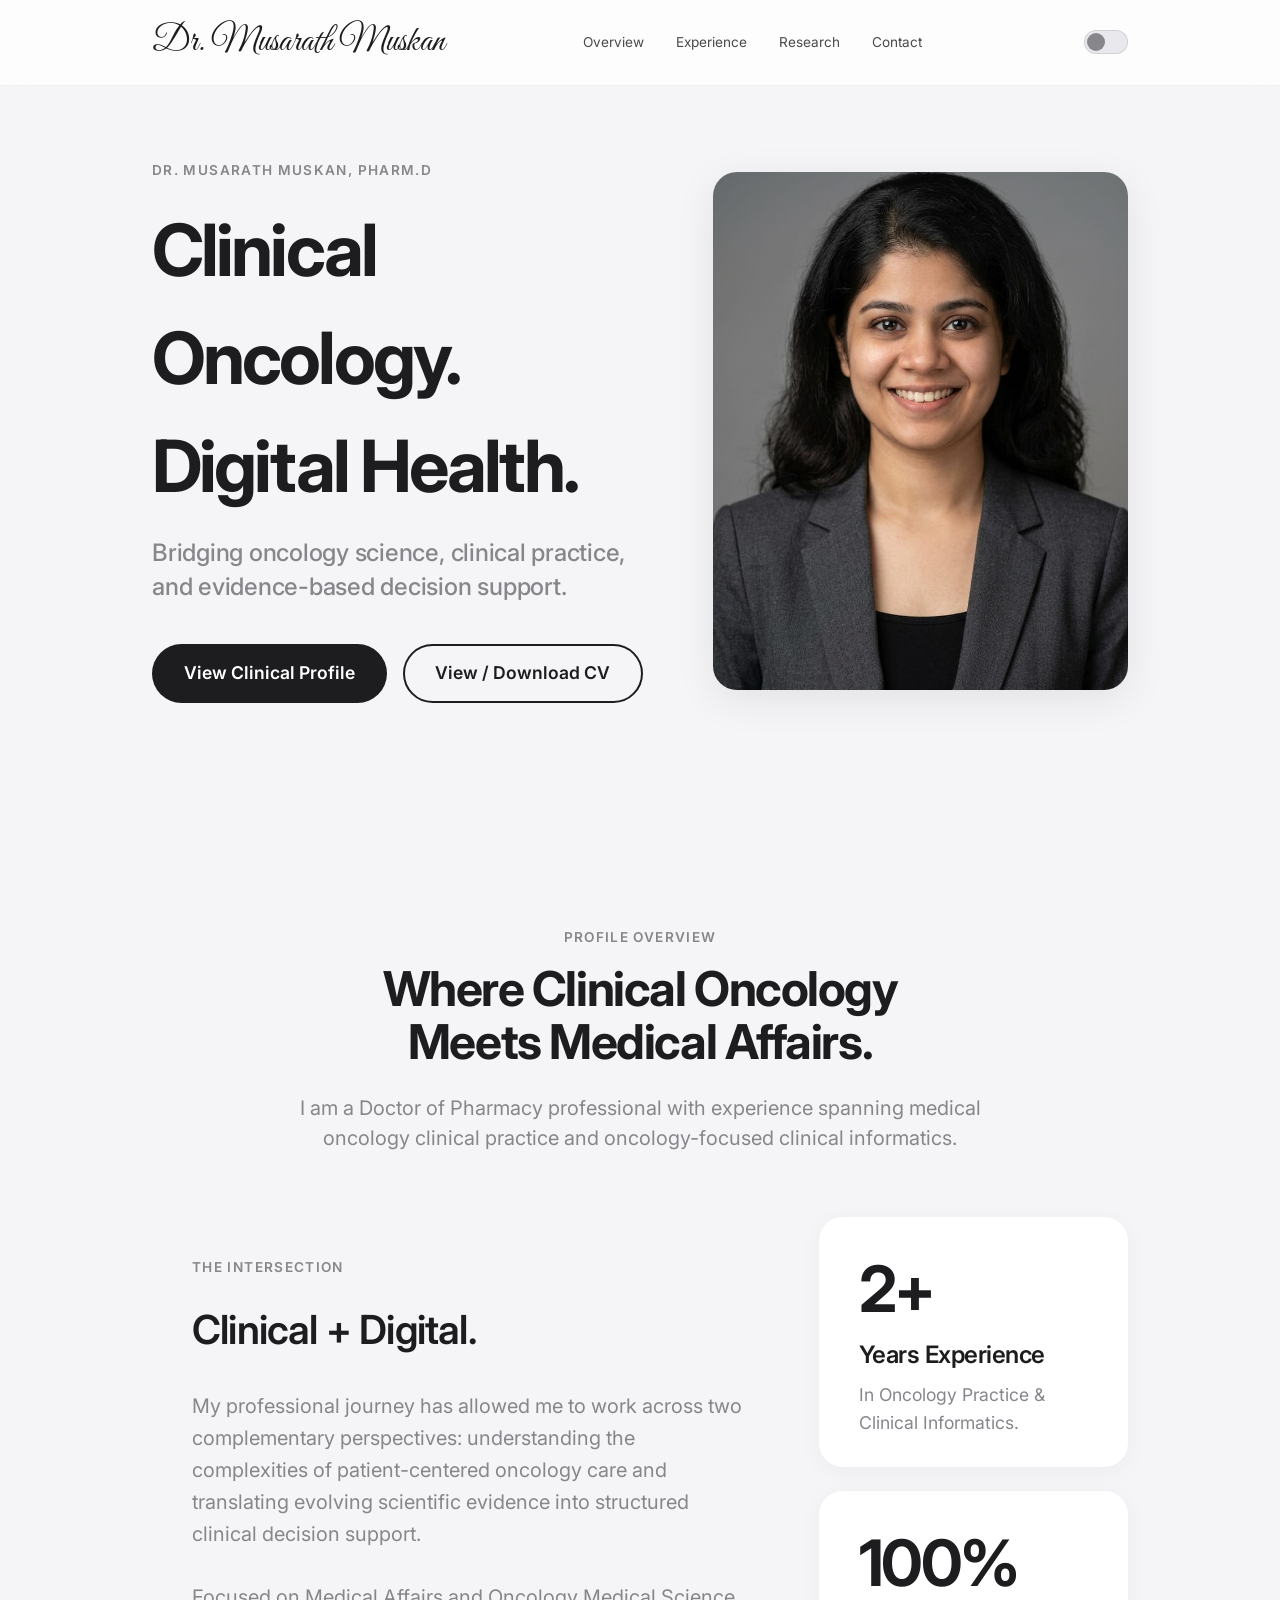
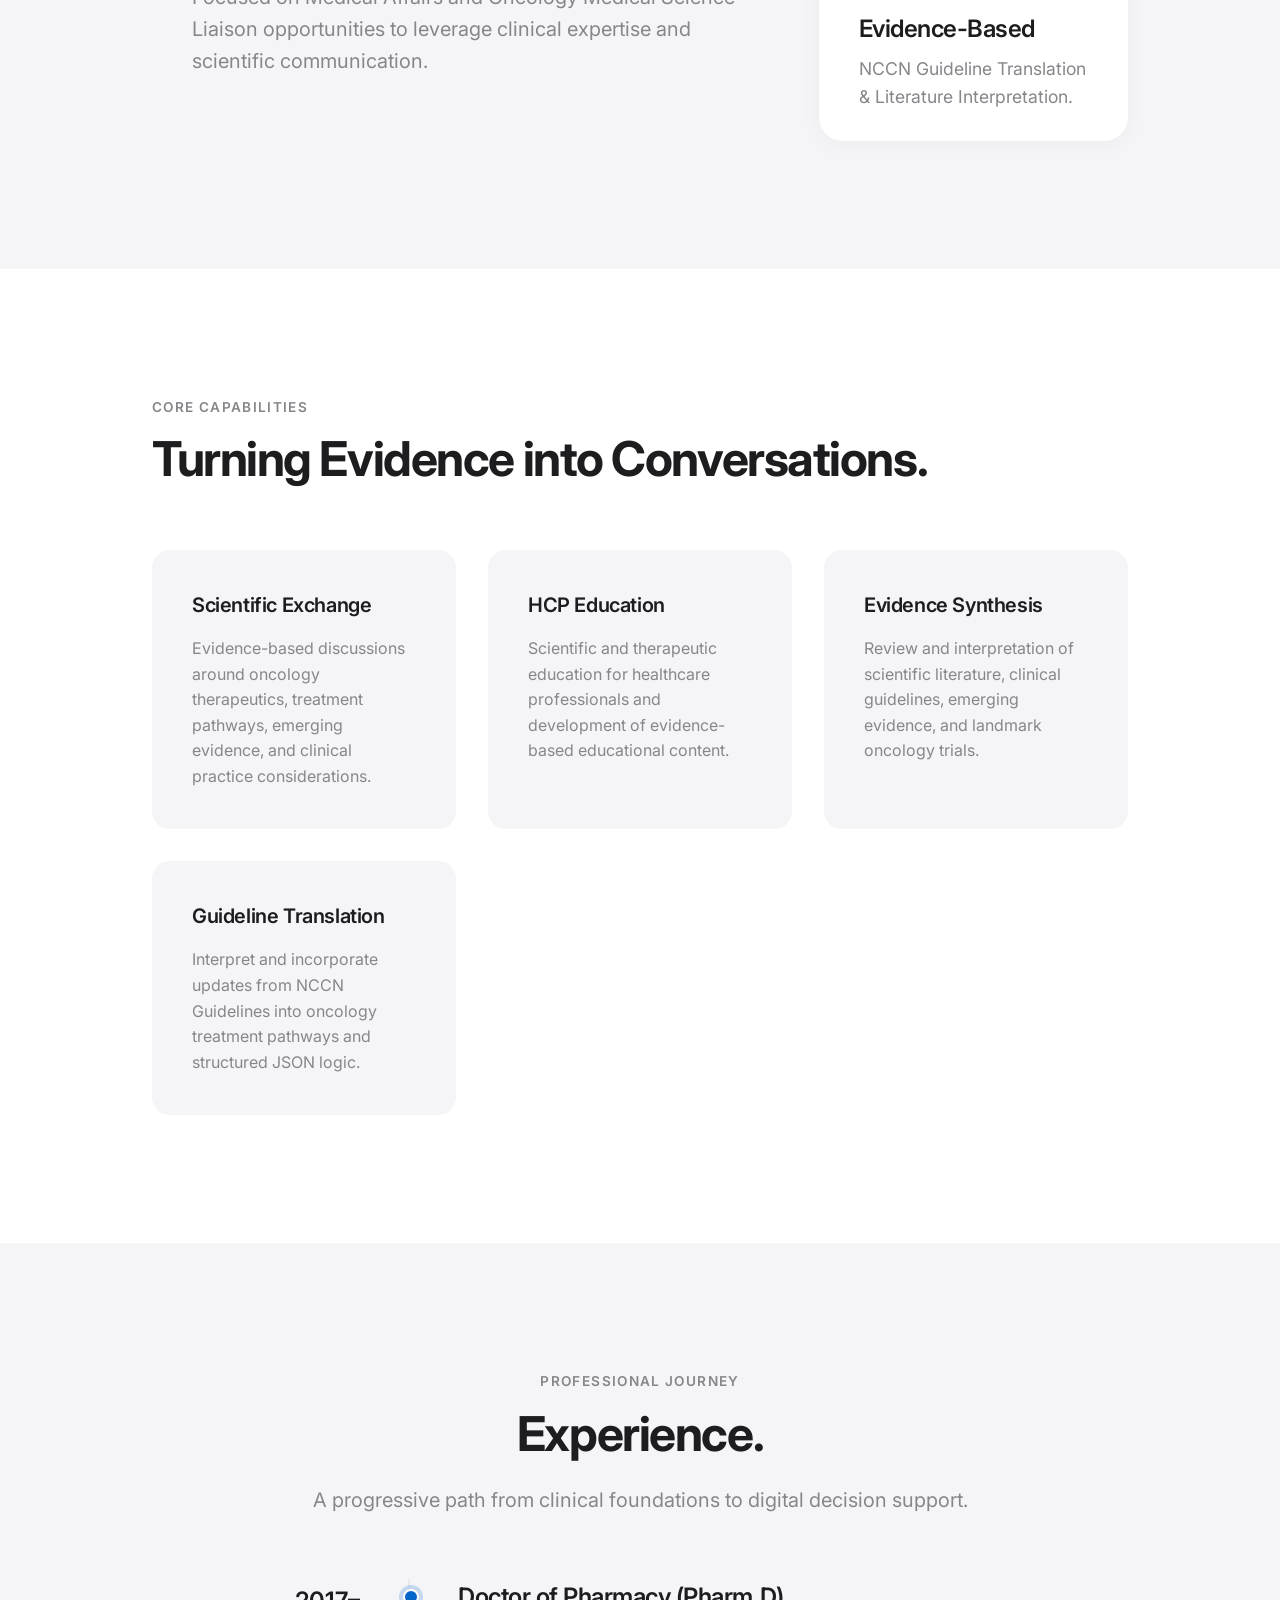
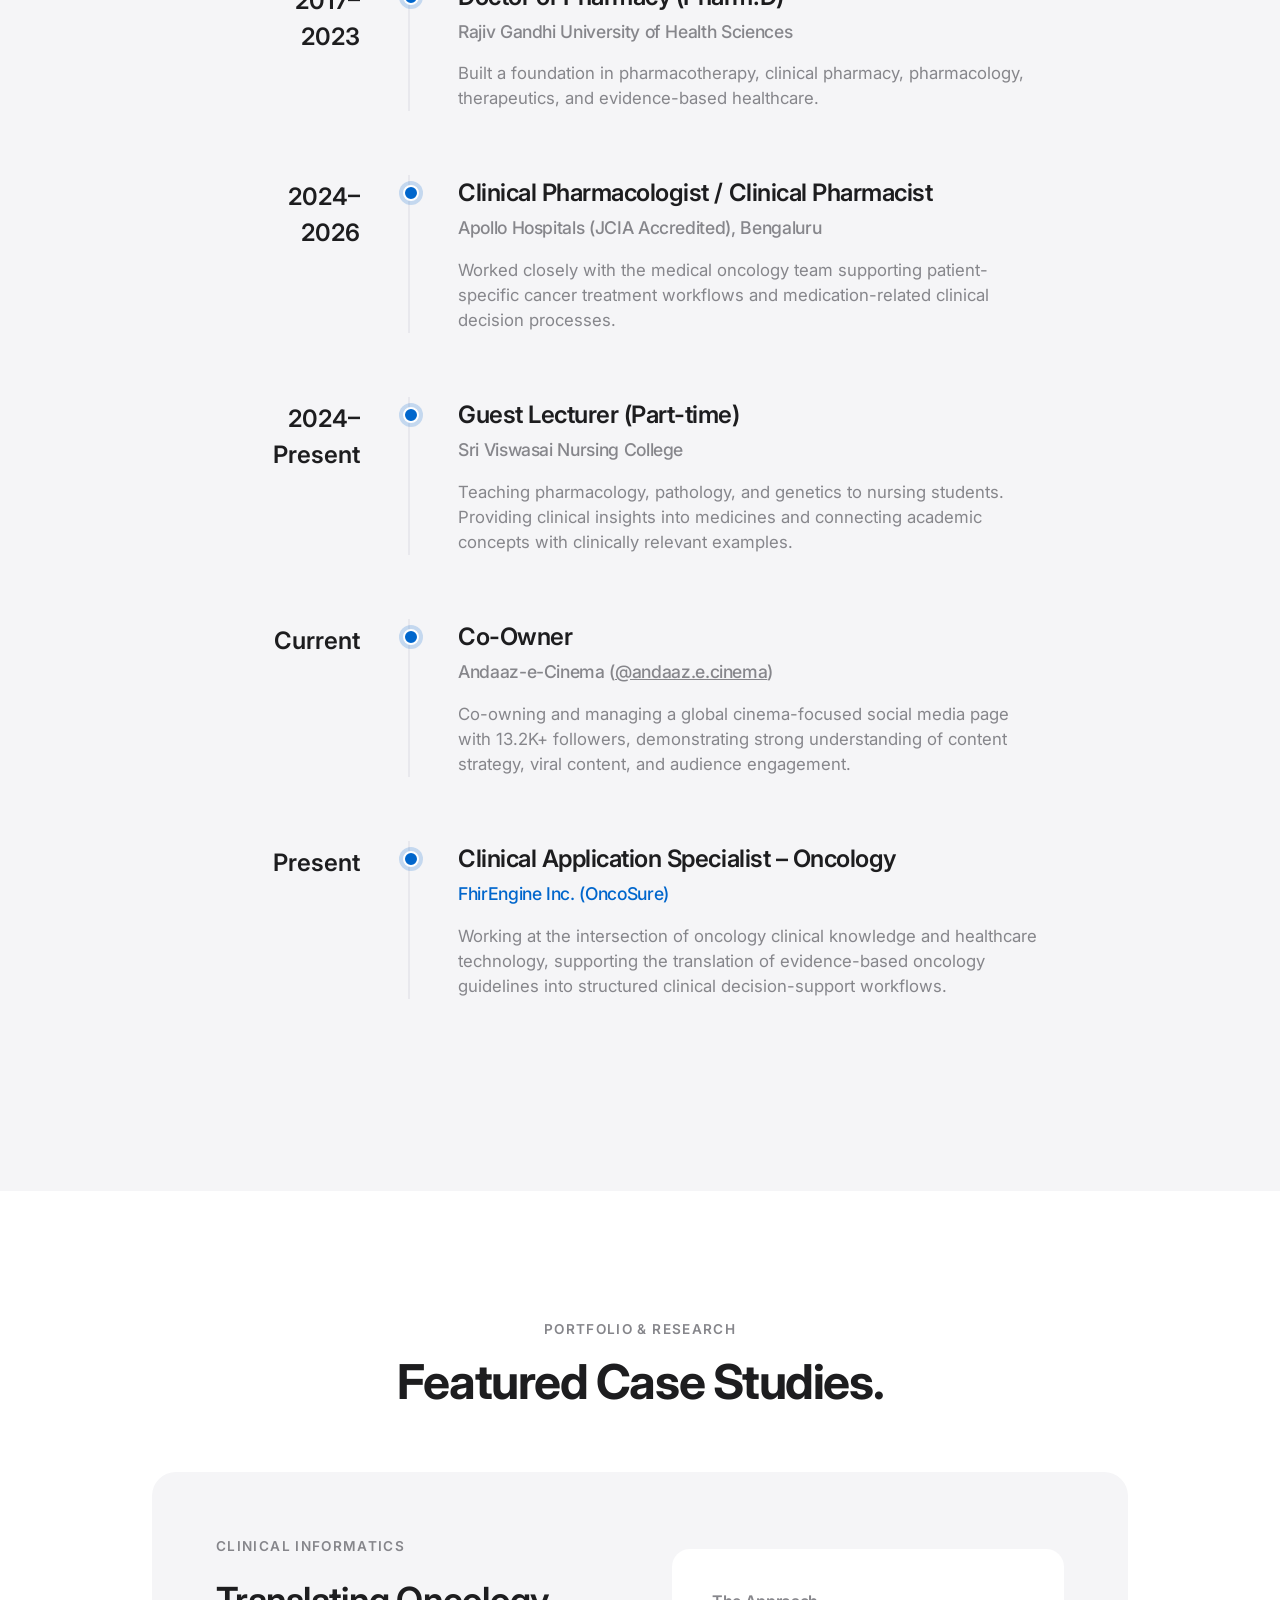
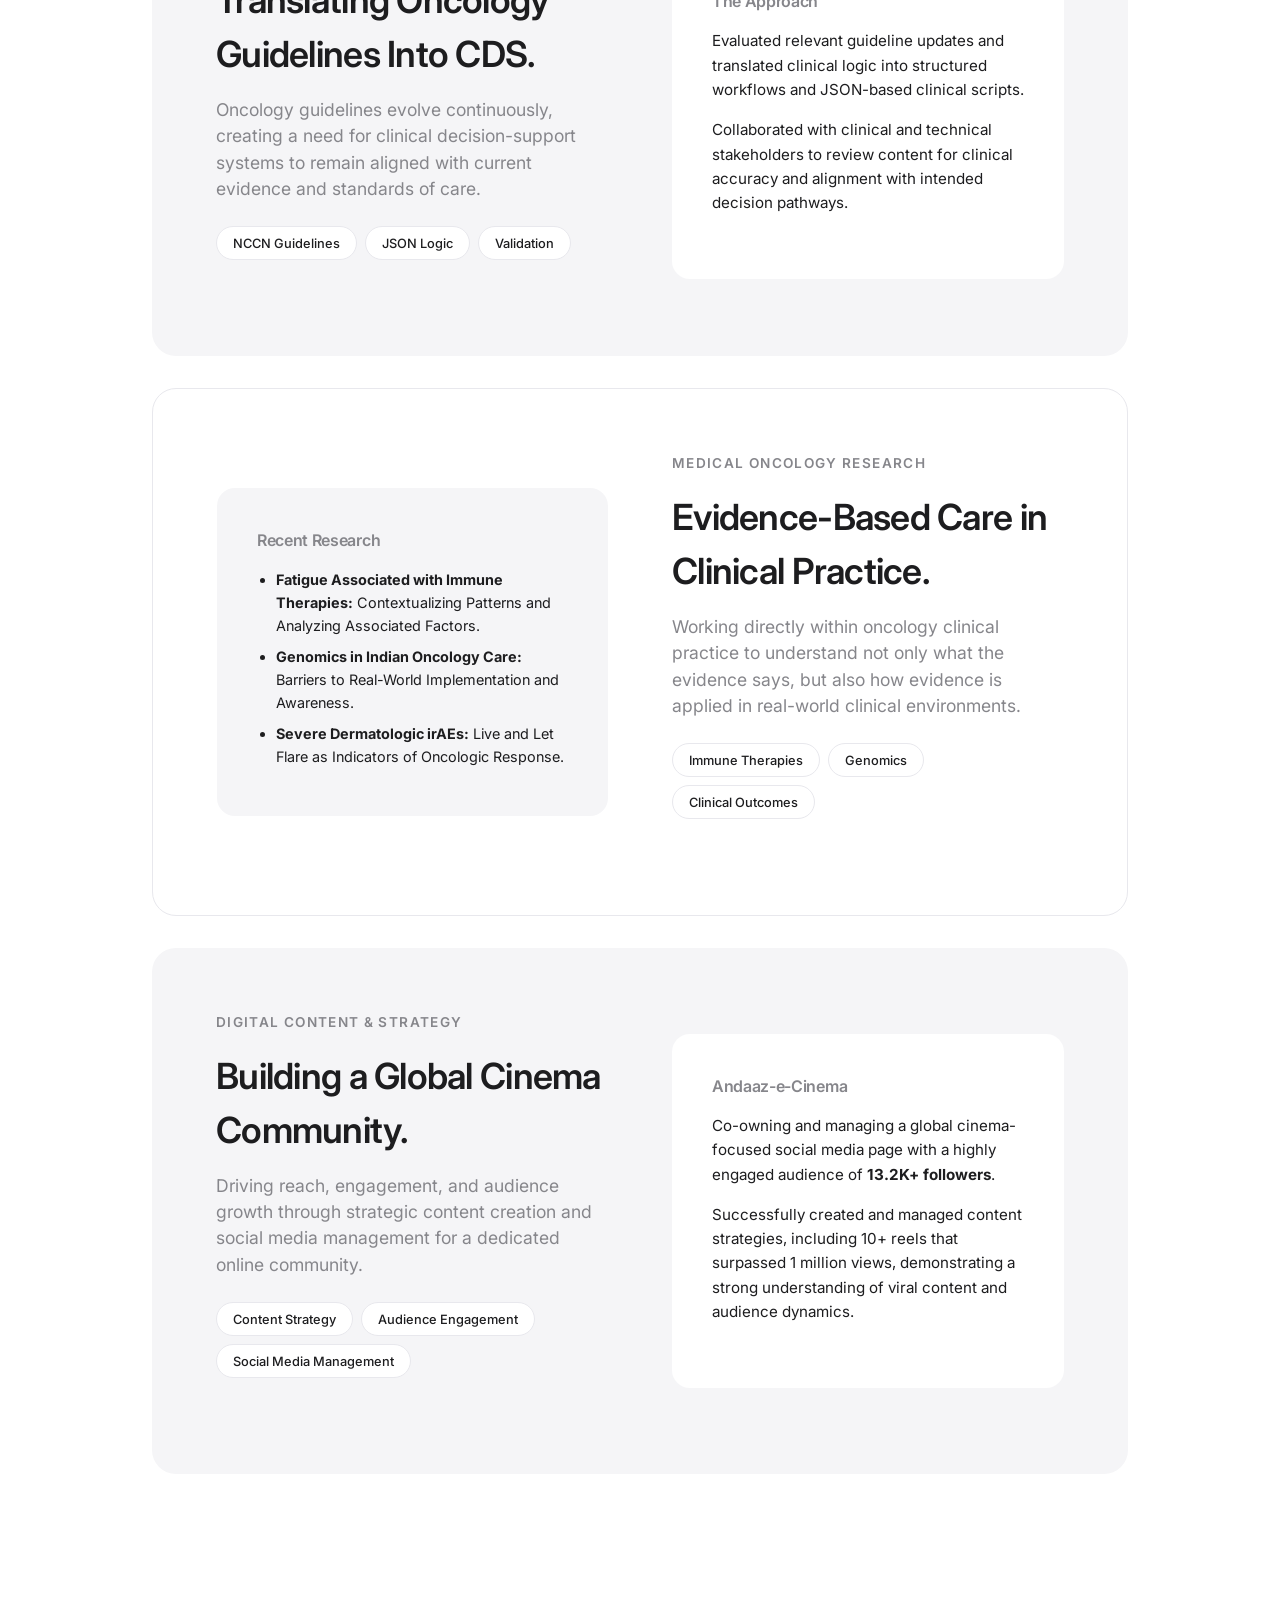
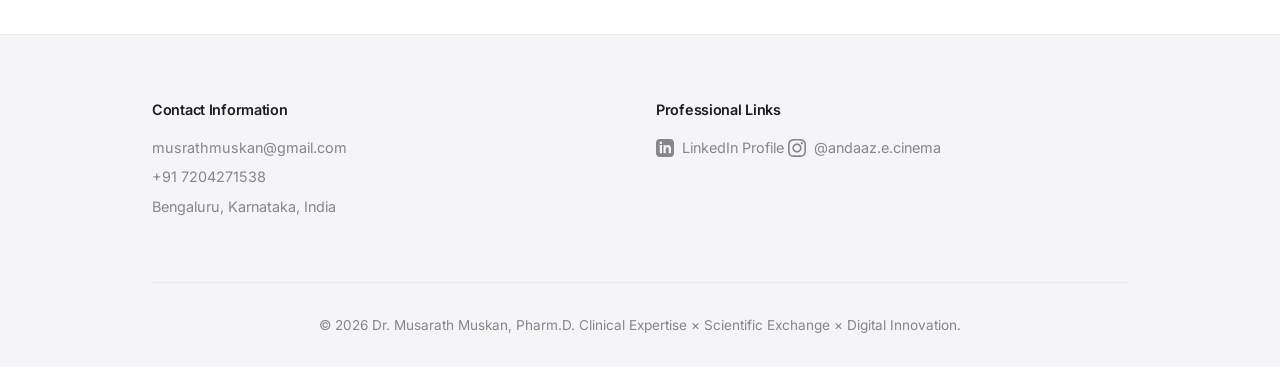
<file: index.html>
<!DOCTYPE html>
<html lang="en">
<head>
    <meta charset="UTF-8">
    <meta name="viewport" content="width=device-width, initial-scale=1.0">
    <title>Dr. Musarath Muskan, Pharm.D</title>
    <meta name="description" content="Portfolio of Dr. Musarath Muskan, Pharm.D. Bridging clinical practice, oncology science, and digital decision support.">
    
    <!-- Open Graph / LinkedIn Meta Tags -->
    <meta property="og:type" content="website">
    <meta property="og:title" content="Dr. Musarath Muskan | Clinical Oncology & Digital Health">
    <meta property="og:description" content="Portfolio of Dr. Musarath Muskan, Pharm.D. Bridging oncology science, clinical practice, and evidence-based decision support.">
    <meta property="og:image" content="assets/profile.png">
    
    <!-- Favicon -->
    <link rel="icon" href="data:image/svg+xml,<svg xmlns=%22http://www.w3.org/2000/svg%22 viewBox=%220 0 100 100%22><text y=%22.9em%22 font-size=%2290%22>⚕️</text></svg>">

    <link href="https://fonts.googleapis.com/css2?family=Great+Vibes&family=Inter:wght@400;500;600;700&display=swap" rel="stylesheet">
    <link rel="stylesheet" href="styles.css?v=2">
</head>
<body>

    <!-- NAVIGATION -->
    <nav class="navbar">
        <div class="container nav-content">
            <div class="nav-logo">Dr. Musarath Muskan</div>
            <div class="nav-links">
                <a href="#overview">Overview</a>
                <a href="#experience">Experience</a>
                <a href="#research">Research</a>
                <a href="#contact">Contact</a>
            </div>
            <label class="theme-switch" aria-label="Toggle Dark Mode">
                <input type="checkbox" id="theme-toggle">
                <span class="slider"></span>
            </label>
        </div>
    </nav>

    <main>
        <!-- HERO -->
        <section class="hero">
            <div class="container">
                <div class="hero-grid">
                    <div class="hero-content">
                        <span class="eyebrow reveal" style="text-align: left;">Dr. Musarath Muskan, Pharm.D</span>
                        <h1 class="hero-title reveal">Clinical Oncology.<br>Digital Health.</h1>
                        <p class="hero-subtitle reveal">Bridging oncology science, clinical practice, and evidence-based decision support.</p>
                        <div class="hero-actions reveal">
                            <a href="#overview" class="btn btn-primary">View Clinical Profile</a>
                            <a href="resume.html" class="btn btn-outline">View / Download CV</a>
                        </div>
                    </div>
                    <div class="hero-visual reveal">
                        <div class="hero-image-container">
                            <img src="assets/profile.png" alt="Dr. Musarath Muskan" class="hero-image">
                        </div>
                    </div>
                </div>
            </div>
        </section>

        <!-- BENTO GRID (Overview) -->
        <section id="overview" class="bg-gray">
            <div class="container">
                <div class="text-center">
                    <span class="eyebrow reveal">Profile Overview</span>
                    <h2 class="section-title reveal">Where Clinical Oncology<br>Meets Medical Affairs.</h2>
                    <p class="section-subtitle reveal">I am a Doctor of Pharmacy professional with experience spanning medical oncology clinical practice and oncology-focused clinical informatics.</p>
                </div>

                <div class="bento-grid">
                    <div class="bento-card large reveal">
                        <span class="eyebrow">The Intersection</span>
                        <h3>Clinical + Digital.</h3>
                        <p>My professional journey has allowed me to work across two complementary perspectives: understanding the complexities of patient-centered oncology care and translating evolving scientific evidence into structured clinical decision support.</p>
                        <p class="text-muted">Focused on Medical Affairs and Oncology Medical Science Liaison opportunities to leverage clinical expertise and scientific communication.</p>
                    </div>
                    <div class="bento-card reveal">
                        <div class="stat-number">2+</div>
                        <h3>Years Experience</h3>
                        <p class="text-muted">In Oncology Practice & Clinical Informatics.</p>
                    </div>
                    <div class="bento-card reveal">
                        <div class="stat-number">100%</div>
                        <h3>Evidence-Based</h3>
                        <p class="text-muted">NCCN Guideline Translation & Literature Interpretation.</p>
                    </div>
                </div>
            </div>
        </section>

        <!-- CAPABILITIES (Cards Row) -->
        <section>
            <div class="container">
                <span class="eyebrow reveal">Core Capabilities</span>
                <h2 class="section-title reveal" style="margin-bottom: 4rem;">Turning Evidence into Conversations.</h2>
                
                <div class="cards-row">
                    <div class="info-card reveal">
                        <h4>Scientific Exchange</h4>
                        <p>Evidence-based discussions around oncology therapeutics, treatment pathways, emerging evidence, and clinical practice considerations.</p>
                    </div>
                    <div class="info-card reveal">
                        <h4>HCP Education</h4>
                        <p>Scientific and therapeutic education for healthcare professionals and development of evidence-based educational content.</p>
                    </div>
                    <div class="info-card reveal">
                        <h4>Evidence Synthesis</h4>
                        <p>Review and interpretation of scientific literature, clinical guidelines, emerging evidence, and landmark oncology trials.</p>
                    </div>
                    <div class="info-card reveal">
                        <h4>Guideline Translation</h4>
                        <p>Interpret and incorporate updates from NCCN Guidelines into oncology treatment pathways and structured JSON logic.</p>
                    </div>
                </div>
            </div>
        </section>

        <!-- EXPERIENCE (Timeline) -->
        <section id="experience" class="bg-gray">
            <div class="container">
                <div class="text-center">
                    <span class="eyebrow reveal">Professional Journey</span>
                    <h2 class="section-title reveal">Experience.</h2>
                    <p class="section-subtitle reveal">A progressive path from clinical foundations to digital decision support.</p>
                </div>

                <div class="journey-timeline">
                    <div class="journey-item reveal">
                        <div class="journey-year">2017–2023</div>
                        <div class="journey-content">
                            <h3>Doctor of Pharmacy (Pharm.D)</h3>
                            <h4>Rajiv Gandhi University of Health Sciences</h4>
                            <p>Built a foundation in pharmacotherapy, clinical pharmacy, pharmacology, therapeutics, and evidence-based healthcare.</p>
                        </div>
                    </div>
                    <div class="journey-item reveal">
                        <div class="journey-year">2024–2026</div>
                        <div class="journey-content">
                            <h3>Clinical Pharmacologist / Clinical Pharmacist</h3>
                            <h4>Apollo Hospitals (JCIA Accredited), Bengaluru</h4>
                            <p>Worked closely with the medical oncology team supporting patient-specific cancer treatment workflows and medication-related clinical decision processes.</p>
                        </div>
                    </div>
                    <div class="journey-item reveal">
                        <div class="journey-year">2024–Present</div>
                        <div class="journey-content">
                            <h3>Guest Lecturer (Part-time)</h3>
                            <h4>Sri Viswasai Nursing College</h4>
                            <p>Teaching pharmacology, pathology, and genetics to nursing students. Providing clinical insights into medicines and connecting academic concepts with clinically relevant examples.</p>
                        </div>
                    </div>
                    <div class="journey-item reveal">
                        <div class="journey-year">Current</div>
                        <div class="journey-content">
                            <h3>Co-Owner</h3>
                            <h4>Andaaz-e-Cinema (<a href="https://www.instagram.com/andaaz.e.cinema/" target="_blank" style="color: inherit; text-decoration: underline;">@andaaz.e.cinema</a>)</h4>
                            <p>Co-owning and managing a global cinema-focused social media page with 13.2K+ followers, demonstrating strong understanding of content strategy, viral content, and audience engagement.</p>
                        </div>
                    </div>
                    <div class="journey-item active reveal">
                        <div class="journey-year">Present</div>
                        <div class="journey-content">
                            <h3>Clinical Application Specialist – Oncology</h3>
                            <h4 style="color: var(--accent-blue);">FhirEngine Inc. (OncoSure)</h4>
                            <p>Working at the intersection of oncology clinical knowledge and healthcare technology, supporting the translation of evidence-based oncology guidelines into structured clinical decision-support workflows.</p>
                        </div>
                    </div>
                </div>
            </div>
        </section>

        <!-- CASE STUDIES -->
        <section id="research">
            <div class="container">
                <span class="eyebrow reveal text-center">Portfolio & Research</span>
                <h2 class="section-title reveal text-center" style="margin-bottom: 4rem;">Featured Case Studies.</h2>

                <!-- Case 1 -->
                <div class="case-study reveal">
                    <div>
                        <span class="eyebrow">Clinical Informatics</span>
                        <h3>Translating Oncology Guidelines Into CDS.</h3>
                        <p>Oncology guidelines evolve continuously, creating a need for clinical decision-support systems to remain aligned with current evidence and standards of care.</p>
                        <div class="case-tags">
                            <span class="case-tag">NCCN Guidelines</span>
                            <span class="case-tag">JSON Logic</span>
                            <span class="case-tag">Validation</span>
                        </div>
                    </div>
                    <div>
                        <div class="info-card" style="background: var(--bg-card);">
                            <h4 style="font-size: 1rem; color: var(--text-secondary);">The Approach</h4>
                            <p style="font-size: 0.95rem; margin-bottom: 1rem; color: var(--text-primary);">Evaluated relevant guideline updates and translated clinical logic into structured workflows and JSON-based clinical scripts.</p>
                            <p style="font-size: 0.95rem; color: var(--text-primary);">Collaborated with clinical and technical stakeholders to review content for clinical accuracy and alignment with intended decision pathways.</p>
                        </div>
                    </div>
                </div>

                <!-- Case 2 -->
                <div class="case-study reverse reveal">
                    <div>
                        <div class="info-card">
                            <h4 style="font-size: 1rem; color: var(--text-secondary);">Recent Research</h4>
                            <ul style="font-size: 0.9rem; color: var(--text-primary); padding-left: 1.2rem; line-height: 1.6;">
                                <li style="margin-bottom: 0.5rem;"><strong>Fatigue Associated with Immune Therapies:</strong> Contextualizing Patterns and Analyzing Associated Factors.</li>
                                <li style="margin-bottom: 0.5rem;"><strong>Genomics in Indian Oncology Care:</strong> Barriers to Real-World Implementation and Awareness.</li>
                                <li style="margin-bottom: 0.5rem;"><strong>Severe Dermatologic irAEs:</strong> Live and Let Flare as Indicators of Oncologic Response.</li>
                            </ul>
                        </div>
                    </div>
                    <div>
                        <span class="eyebrow">Medical Oncology Research</span>
                        <h3>Evidence-Based Care in Clinical Practice.</h3>
                        <p>Working directly within oncology clinical practice to understand not only what the evidence says, but also how evidence is applied in real-world clinical environments.</p>
                        <div class="case-tags">
                            <span class="case-tag">Immune Therapies</span>
                            <span class="case-tag">Genomics</span>
                            <span class="case-tag">Clinical Outcomes</span>
                        </div>
                    </div>
                </div>

                <!-- Case 3 -->
                <div class="case-study reveal">
                    <div>
                        <span class="eyebrow">Digital Content & Strategy</span>
                        <h3>Building a Global Cinema Community.</h3>
                        <p>Driving reach, engagement, and audience growth through strategic content creation and social media management for a dedicated online community.</p>
                        <div class="case-tags">
                            <span class="case-tag">Content Strategy</span>
                            <span class="case-tag">Audience Engagement</span>
                            <span class="case-tag">Social Media Management</span>
                        </div>
                    </div>
                    <div>
                        <div class="info-card" style="background: var(--bg-card);">
                            <h4 style="font-size: 1rem; color: var(--text-secondary);">Andaaz-e-Cinema</h4>
                            <p style="font-size: 0.95rem; margin-bottom: 1rem; color: var(--text-primary);">Co-owning and managing a global cinema-focused social media page with a highly engaged audience of <strong>13.2K+ followers</strong>.</p>
                            <p style="font-size: 0.95rem; color: var(--text-primary);">Successfully created and managed content strategies, including 10+ reels that surpassed 1 million views, demonstrating a strong understanding of viral content and audience dynamics.</p>
                        </div>
                    </div>
                </div>
            </div>
        </section>
    </main>

    <footer class="site-footer" id="contact">
        <div class="container">
            <div class="footer-grid">
                <div class="footer-col">
                    <h4>Contact Information</h4>
                    <a href="mailto:musrathmuskan@gmail.com">musrathmuskan@gmail.com</a>
                    <a href="tel:+917204271538">+91 7204271538</a>
                    <p class="text-muted" style="font-size: 0.9rem; margin-top: 0.5rem;">Bengaluru, Karnataka, India</p>
                </div>
                <div class="footer-col">
                    <h4>Professional Links</h4>
                    <a href="https://www.linkedin.com/in/dr-musarath-muskan-1335891b9/" target="_blank" style="display: inline-flex; align-items: center; gap: 0.5rem; margin-bottom: 0.5rem;">
                        <svg width="18" height="18" viewBox="0 0 24 24" fill="currentColor"><path d="M19 0h-14c-2.761 0-5 2.239-5 5v14c0 2.761 2.239 5 5 5h14c2.762 0 5-2.239 5-5v-14c0-2.761-2.238-5-5-5zm-11 19h-3v-11h3v11zm-1.5-12.268c-.966 0-1.75-.79-1.75-1.764s.784-1.764 1.75-1.764 1.75.79 1.75 1.764-.783 1.764-1.75 1.764zm13.5 12.268h-3v-5.604c0-3.368-4-3.113-4 0v5.604h-3v-11h3v1.765c1.396-2.586 7-2.777 7 2.476v6.759z"/></svg>
                        LinkedIn Profile
                    </a>
                    <a href="https://www.instagram.com/andaaz.e.cinema/" target="_blank" id="ig-link" style="display: inline-flex; align-items: center; gap: 0.5rem;">
                        <svg width="18" height="18" viewBox="0 0 24 24" fill="currentColor"><path d="M12 2.163c3.204 0 3.584.012 4.85.07 3.252.148 4.771 1.691 4.919 4.919.058 1.265.069 1.645.069 4.849 0 3.205-.012 3.584-.069 4.849-.149 3.225-1.664 4.771-4.919 4.919-1.266.058-1.644.07-4.85.07-3.204 0-3.584-.012-4.849-.07-3.26-.149-4.771-1.699-4.919-4.92-.058-1.265-.07-1.644-.07-4.849 0-3.204.013-3.583.07-4.849.149-3.227 1.664-4.771 4.919-4.919 1.266-.057 1.645-.069 4.849-.069zm0-2.163c-3.259 0-3.667.014-4.947.072-4.358.2-6.78 2.618-6.98 6.98-.059 1.281-.073 1.689-.073 4.948 0 3.259.014 3.668.072 4.948.2 4.358 2.618 6.78 6.98 6.98 1.281.058 1.689.072 4.948.072 3.259 0 3.668-.014 4.948-.072 4.354-.2 6.782-2.618 6.979-6.98.059-1.28.073-1.689.073-4.948 0-3.259-.014-3.667-.072-4.947-.196-4.354-2.617-6.78-6.979-6.98-1.281-.059-1.69-.073-4.949-.073zm0 5.838c-3.403 0-6.162 2.759-6.162 6.162s2.759 6.163 6.162 6.163 6.162-2.759 6.162-6.163c0-3.403-2.759-6.162-6.162-6.162zm0 10.162c-2.209 0-4-1.79-4-4 0-2.209 1.791-4 4-4s4 1.791 4 4c0 2.21-1.791 4-4 4zm6.406-11.845c-.796 0-1.441.645-1.441 1.44s.645 1.44 1.441 1.44c.795 0 1.439-.645 1.439-1.44s-.644-1.44-1.439-1.44z"/></svg>
                        @andaaz.e.cinema
                    </a>
                </div>
            </div>
            <div class="footer-bottom">
                &copy; 2026 Dr. Musarath Muskan, Pharm.D. Clinical Expertise × Scientific Exchange × Digital Innovation.
            </div>
        </div>
    </footer>

    <script src="script.js"></script>
</body>
</html>
</file>
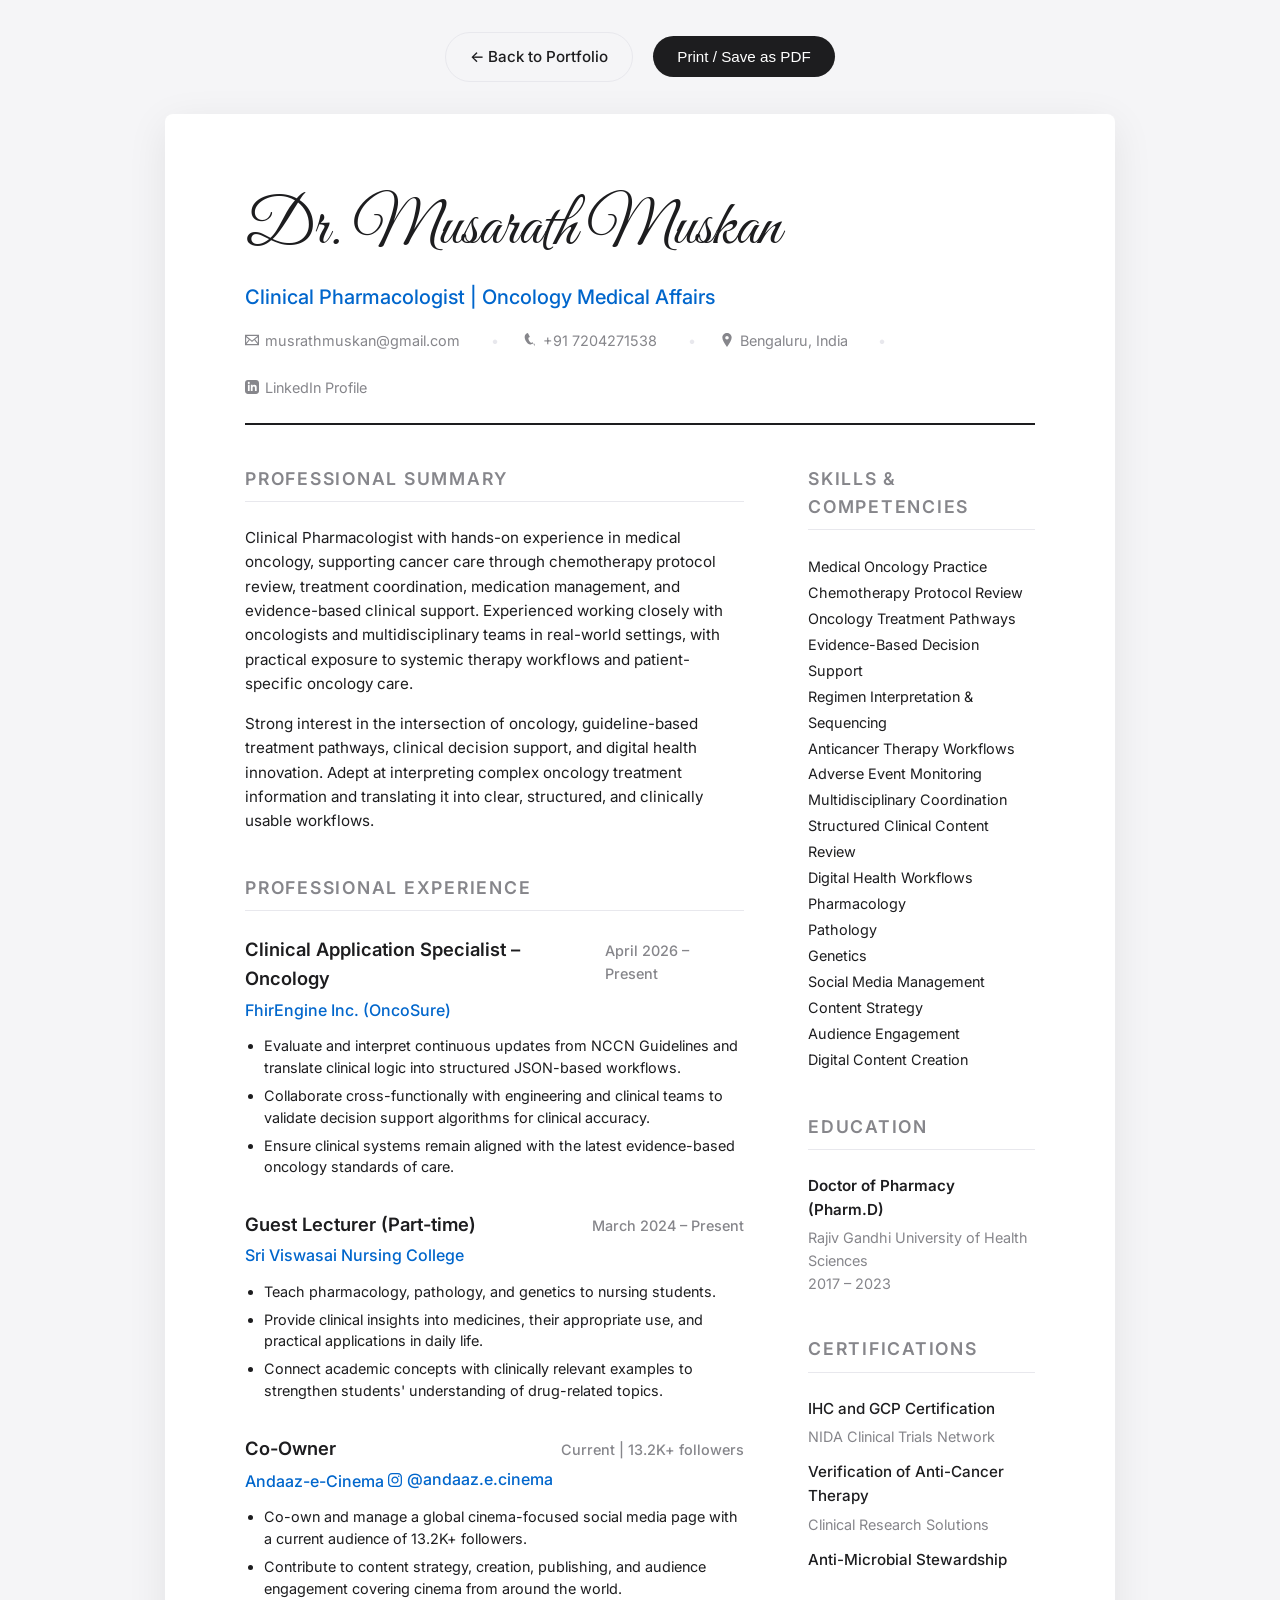
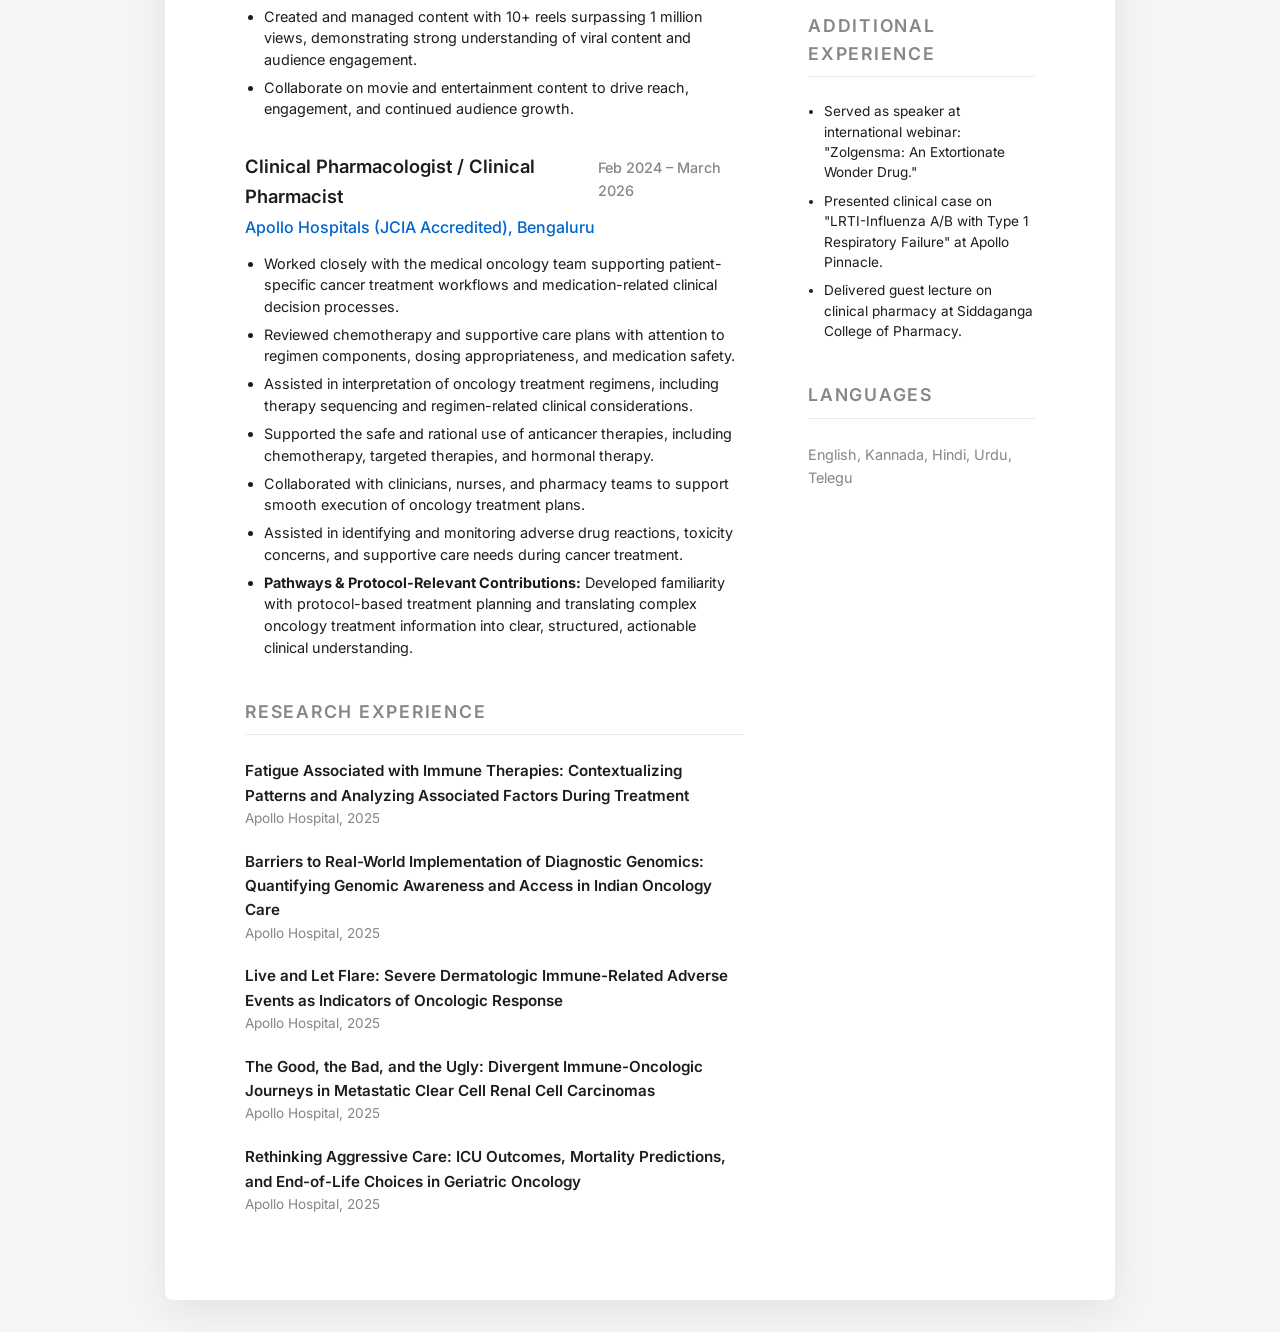
<file: resume.html>
<!DOCTYPE html>
<html lang="en">
<head>
    <meta charset="UTF-8">
    <meta name="viewport" content="width=device-width, initial-scale=1.0">
    <title>Resume - Dr. Musarath Muskan, Pharm.D</title>
    <link href="https://fonts.googleapis.com/css2?family=Great+Vibes&family=Inter:wght@400;500;600;700&display=swap" rel="stylesheet">
    <style>
        /* Apple-Style Minimalist Resume */
        :root {
            --text-primary: #1d1d1f;
            --text-secondary: #86868b;
            --accent-blue: #0066cc;
            --border-color: #e8e8ed;
            --font-sans: 'Inter', -apple-system, BlinkMacSystemFont, "Segoe UI", Roboto, Helvetica, Arial, sans-serif;
        }

        * {
            margin: 0;
            padding: 0;
            box-sizing: border-box;
        }

        body {
            font-family: var(--font-sans);
            color: var(--text-primary);
            background-color: #f5f5f7;
            line-height: 1.6;
            padding: 2rem;
        }

        .resume-page {
            max-width: 950px;
            margin: 0 auto;
            background: white;
            padding: 4rem 5rem;
            box-shadow: 0 10px 40px rgba(0, 0, 0, 0.08);
            border-radius: 8px;
        }

        .header {
            border-bottom: 2px solid var(--text-primary);
            padding-bottom: 1.5rem;
            margin-bottom: 2.5rem;
        }
        
        .name {
            font-family: 'Great Vibes', cursive;
            font-size: 4rem;
            font-weight: 400;
            letter-spacing: 0;
            margin-bottom: 0rem;
            color: var(--text-primary);
        }
        
        .title {
            font-size: 1.25rem;
            font-weight: 500;
            color: var(--accent-blue);
            margin-bottom: 1rem;
        }

        .contact-info {
            display: flex;
            gap: 1.5rem;
            font-size: 0.9rem;
            color: var(--text-secondary);
            flex-wrap: wrap;
        }
        .contact-info span::after {
            content: "•";
            margin-left: 1.5rem;
            color: var(--border-color);
        }
        .contact-info span:last-child::after {
            content: "";
        }

        .resume-grid {
            display: grid;
            grid-template-columns: 2.2fr 1fr;
            gap: 4rem;
        }

        .section-title {
            font-size: 1.1rem;
            font-weight: 600;
            text-transform: uppercase;
            letter-spacing: 0.1em;
            color: var(--text-secondary);
            border-bottom: 1px solid var(--border-color);
            padding-bottom: 0.5rem;
            margin-bottom: 1.5rem;
        }
        section {
            margin-bottom: 2.5rem;
        }
        section:last-child {
            margin-bottom: 0;
        }

        .job-item { margin-bottom: 2rem; }
        .job-header {
            display: flex;
            justify-content: space-between;
            align-items: baseline;
            margin-bottom: 0.25rem;
        }
        .job-title {
            font-size: 1.15rem;
            font-weight: 600;
        }
        .job-date {
            font-size: 0.9rem;
            font-weight: 500;
            color: var(--text-secondary);
        }
        .job-company {
            font-size: 1rem;
            font-weight: 500;
            color: var(--accent-blue);
            margin-bottom: 0.75rem;
        }
        ul.job-bullets {
            list-style-type: disc;
            padding-left: 1.2rem;
            font-size: 0.9rem;
            color: var(--text-primary);
        }
        ul.job-bullets li { margin-bottom: 0.4rem; line-height: 1.5; }

        .research-item { margin-bottom: 1.25rem; }
        .research-title { font-weight: 600; font-size: 0.95rem; }
        .research-meta { font-size: 0.85rem; color: var(--text-secondary); }

        .sidebar-item { margin-bottom: 1.5rem; }
        .sidebar-title { font-weight: 600; font-size: 0.95rem; margin-bottom: 0.25rem; }
        .sidebar-meta { color: var(--text-secondary); font-size: 0.9rem; }
        .skill-list { font-size: 0.9rem; color: var(--text-primary); line-height: 1.8; }

        .actions { text-align: center; margin-bottom: 2rem; }
        .btn {
            display: inline-block;
            padding: 0.75rem 1.5rem;
            background-color: var(--text-primary);
            color: white;
            text-decoration: none;
            border-radius: 50px;
            font-weight: 500;
            font-size: 0.95rem;
            transition: all 0.2s ease;
            cursor: pointer;
            border: none;
        }
        .btn:hover { background-color: var(--accent-blue); }

        /* Mobile Responsive formatting */
        @media (max-width: 800px) {
            body { padding: 1rem; }
            .resume-page { padding: 2rem 1.5rem; }
            .resume-grid { grid-template-columns: 1fr; gap: 2rem; }
            .name { font-size: 2rem; line-height: 1.1; margin-bottom: 0.5rem; }
            .title { font-size: 1.1rem; }
            .contact-info { flex-direction: column; gap: 0.5rem; }
            .contact-info span::after { display: none; }
            .job-header { flex-direction: column; align-items: flex-start; }
            .job-date { margin-top: 0.2rem; margin-bottom: 0.5rem; }
        }

        /* Print formatting */
        @media print {
            body { background-color: white; padding: 0; font-size: 11pt; line-height: 1.4; }
            .resume-page { box-shadow: none; padding: 0; margin: 0; max-width: 100%; }
            .actions { display: none; }
            
            /* Maintain 2-column layout to save vertical space */
            .resume-grid { 
                display: grid; 
                grid-template-columns: 2.2fr 1fr; 
                gap: 2.5rem; 
            }
            .sidebar { margin-top: 0; }
            
            /* Tighten margins to fit on 2 pages */
            @page { margin: 1cm; }
            .header { padding-bottom: 1rem; margin-bottom: 1.5rem; }
            .name { font-size: 2.2rem; }
            .title { font-size: 1.1rem; margin-bottom: 0.5rem; }
            .section-title { margin-top: 1.5rem; margin-bottom: 0.75rem; font-size: 1rem; }
            .job-item { margin-bottom: 1rem; }
            ul.job-bullets li { margin-bottom: 0.2rem; }
            .research-item { margin-bottom: 0.5rem; }
            .sidebar-item { margin-bottom: 0.75rem; }
            
            /* Prevent items from splitting across pages */
            .job-item, .research-item, .skill-list, .sidebar section { page-break-inside: avoid; }
        }
    </style>
</head>
<body>

    <div class="actions">
        <a href="index.html" class="btn" style="background: transparent; color: var(--text-primary); border: 1px solid var(--border-color); margin-right: 1rem;">&larr; Back to Portfolio</a>
        <button onclick="window.print()" class="btn">Print / Save as PDF</button>
    </div>

    <div class="resume-page">
        <!-- HEADER -->
        <header class="header">
            <h1 class="name">Dr. Musarath Muskan</h1>
            <div class="title">Clinical Pharmacologist | Oncology Medical Affairs</div>
            <div class="contact-info">
                <span style="display: flex; align-items: center; gap: 0.4rem;">
                    <svg width="14" height="14" viewBox="0 0 24 24" fill="currentColor"><path d="M0 3v18h24v-18h-24zm6.623 7.929l-4.623 5.712v-9.458l4.623 3.746zm-4.141-5.929h19.035l-9.517 7.713-9.518-7.713zm5.694 7.188l3.824 3.099 3.83-3.104 5.612 6.817h-18.779l5.513-6.812zm9.208-1.264l4.616-3.741v9.348l-4.616-5.607z"/></svg>
                    <a href="mailto:musrathmuskan@gmail.com" style="color: inherit; text-decoration: none;">musrathmuskan@gmail.com</a>
                </span>
                <span style="display: flex; align-items: center; gap: 0.4rem;">
                    <svg width="14" height="14" viewBox="0 0 24 24" fill="currentColor"><path d="M20 22.621l-3.521-6.795c-.007.004-1.974.97-2.064 1.011-2.24 1.086-6.799-7.82-4.609-8.994l2.082-1.026-3.492-6.817-2.106 1.039c-2.684 1.324-4.838 5.602-2.115 11.233 2.733 5.65 7.16 8.358 9.851 7.032l2.062-1.016 3.912.333z"/></svg>
                    <a href="tel:+917204271538" style="color: inherit; text-decoration: none;">+91 7204271538</a>
                </span>
                <span style="display: flex; align-items: center; gap: 0.4rem;">
                    <svg width="14" height="14" viewBox="0 0 24 24" fill="currentColor"><path d="M12 0c-4.198 0-8 3.403-8 7.602 0 4.198 3.469 9.21 8 16.398 4.531-7.188 8-12.2 8-16.398 0-4.199-3.801-7.602-8-7.602zm0 11c-1.657 0-3-1.343-3-3s1.343-3 3-3 3 1.343 3 3-1.343 3-3 3z"/></svg>
                    Bengaluru, India
                </span>
                <span style="display: flex; align-items: center; gap: 0.4rem;">
                    <svg width="14" height="14" viewBox="0 0 24 24" fill="currentColor"><path d="M19 0h-14c-2.761 0-5 2.239-5 5v14c0 2.761 2.239 5 5 5h14c2.762 0 5-2.239 5-5v-14c0-2.761-2.238-5-5-5zm-11 19h-3v-11h3v11zm-1.5-12.268c-.966 0-1.75-.79-1.75-1.764s.784-1.764 1.75-1.764 1.75.79 1.75 1.764-.783 1.764-1.75 1.764zm13.5 12.268h-3v-5.604c0-3.368-4-3.113-4 0v5.604h-3v-11h3v1.765c1.396-2.586 7-2.777 7 2.476v6.759z"/></svg>
                    <a href="https://www.linkedin.com/in/dr-musarath-muskan-1335891b9" target="_blank" style="color: inherit; text-decoration: none;">LinkedIn Profile</a>
                </span>
            </div>
        </header>

        <div class="resume-grid">
            <!-- MAIN CONTENT -->
            <div class="main-content">
                <section>
                    <h2 class="section-title">Professional Summary</h2>
                    <p style="font-size: 0.95rem; color: var(--text-primary); margin-bottom: 1rem;">
                        Clinical Pharmacologist with hands-on experience in medical oncology, supporting cancer care through chemotherapy protocol review, treatment coordination, medication management, and evidence-based clinical support. Experienced working closely with oncologists and multidisciplinary teams in real-world settings, with practical exposure to systemic therapy workflows and patient-specific oncology care.
                    </p>
                    <p style="font-size: 0.95rem; color: var(--text-primary);">
                        Strong interest in the intersection of oncology, guideline-based treatment pathways, clinical decision support, and digital health innovation. Adept at interpreting complex oncology treatment information and translating it into clear, structured, and clinically usable workflows.
                    </p>
                </section>

                <section>
                    <h2 class="section-title">Professional Experience</h2>
                    
                    <div class="job-item">
                        <div class="job-header">
                            <div class="job-title">Clinical Application Specialist – Oncology</div>
                            <div class="job-date">April 2026 – Present</div>
                        </div>
                        <div class="job-company">FhirEngine Inc. (OncoSure)</div>
                        <ul class="job-bullets">
                            <li>Evaluate and interpret continuous updates from NCCN Guidelines and translate clinical logic into structured JSON-based workflows.</li>
                            <li>Collaborate cross-functionally with engineering and clinical teams to validate decision support algorithms for clinical accuracy.</li>
                            <li>Ensure clinical systems remain aligned with the latest evidence-based oncology standards of care.</li>
                        </ul>
                    </div>

                    <div class="job-item">
                        <div class="job-header">
                            <div class="job-title">Guest Lecturer (Part-time)</div>
                            <div class="job-date">March 2024 – Present</div>
                        </div>
                        <div class="job-company">Sri Viswasai Nursing College</div>
                        <ul class="job-bullets">
                            <li>Teach pharmacology, pathology, and genetics to nursing students.</li>
                            <li>Provide clinical insights into medicines, their appropriate use, and practical applications in daily life.</li>
                            <li>Connect academic concepts with clinically relevant examples to strengthen students' understanding of drug-related topics.</li>
                        </ul>
                    </div>

                    <div class="job-item">
                        <div class="job-header">
                            <div class="job-title">Co-Owner</div>
                            <div class="job-date">Current | 13.2K+ followers</div>
                        </div>
                        <div class="job-company">
                            Andaaz-e-Cinema 
                            <a href="https://www.instagram.com/andaaz.e.cinema/" target="_blank" style="color: inherit; text-decoration: none; display: inline-flex; align-items: center; gap: 0.3rem;">
                                <svg width="14" height="14" viewBox="0 0 24 24" fill="currentColor"><path d="M12 2.163c3.204 0 3.584.012 4.85.07 3.252.148 4.771 1.691 4.919 4.919.058 1.265.069 1.645.069 4.849 0 3.205-.012 3.584-.069 4.849-.149 3.225-1.664 4.771-4.919 4.919-1.266.058-1.644.07-4.85.07-3.204 0-3.584-.012-4.849-.07-3.26-.149-4.771-1.699-4.919-4.92-.058-1.265-.07-1.644-.07-4.849 0-3.204.013-3.583.07-4.849.149-3.227 1.664-4.771 4.919-4.919 1.266-.057 1.645-.069 4.849-.069zm0-2.163c-3.259 0-3.667.014-4.947.072-4.358.2-6.78 2.618-6.98 6.98-.059 1.281-.073 1.689-.073 4.948 0 3.259.014 3.668.072 4.948.2 4.358 2.618 6.78 6.98 6.98 1.281.058 1.689.072 4.948.072 3.259 0 3.668-.014 4.948-.072 4.354-.2 6.782-2.618 6.979-6.98.059-1.28.073-1.689.073-4.948 0-3.259-.014-3.667-.072-4.947-.196-4.354-2.617-6.78-6.979-6.98-1.281-.059-1.69-.073-4.949-.073zm0 5.838c-3.403 0-6.162 2.759-6.162 6.162s2.759 6.163 6.162 6.163 6.162-2.759 6.162-6.163c0-3.403-2.759-6.162-6.162-6.162zm0 10.162c-2.209 0-4-1.79-4-4 0-2.209 1.791-4 4-4s4 1.791 4 4c0 2.21-1.791 4-4 4zm6.406-11.845c-.796 0-1.441.645-1.441 1.44s.645 1.44 1.441 1.44c.795 0 1.439-.645 1.439-1.44s-.644-1.44-1.439-1.44z"/></svg>
                                @andaaz.e.cinema
                            </a>
                        </div>
                        <ul class="job-bullets">
                            <li>Co-own and manage a global cinema-focused social media page with a current audience of 13.2K+ followers.</li>
                            <li>Contribute to content strategy, creation, publishing, and audience engagement covering cinema from around the world.</li>
                            <li>Created and managed content with 10+ reels surpassing 1 million views, demonstrating strong understanding of viral content and audience engagement.</li>
                            <li>Collaborate on movie and entertainment content to drive reach, engagement, and continued audience growth.</li>
                        </ul>
                    </div>

                    <div class="job-item">
                        <div class="job-header">
                            <div class="job-title">Clinical Pharmacologist / Clinical Pharmacist</div>
                            <div class="job-date">Feb 2024 – March 2026</div>
                        </div>
                        <div class="job-company">Apollo Hospitals (JCIA Accredited), Bengaluru</div>
                        <ul class="job-bullets">
                            <li>Worked closely with the medical oncology team supporting patient-specific cancer treatment workflows and medication-related clinical decision processes.</li>
                            <li>Reviewed chemotherapy and supportive care plans with attention to regimen components, dosing appropriateness, and medication safety.</li>
                            <li>Assisted in interpretation of oncology treatment regimens, including therapy sequencing and regimen-related clinical considerations.</li>
                            <li>Supported the safe and rational use of anticancer therapies, including chemotherapy, targeted therapies, and hormonal therapy.</li>
                            <li>Collaborated with clinicians, nurses, and pharmacy teams to support smooth execution of oncology treatment plans.</li>
                            <li>Assisted in identifying and monitoring adverse drug reactions, toxicity concerns, and supportive care needs during cancer treatment.</li>
                            <li><strong>Pathways & Protocol-Relevant Contributions:</strong> Developed familiarity with protocol-based treatment planning and translating complex oncology treatment information into clear, structured, actionable clinical understanding.</li>
                        </ul>
                    </div>
                </section>

                <section>
                    <h2 class="section-title">Research Experience</h2>
                    <div class="research-item">
                        <div class="research-title">Fatigue Associated with Immune Therapies: Contextualizing Patterns and Analyzing Associated Factors During Treatment</div>
                        <div class="research-meta">Apollo Hospital, 2025</div>
                    </div>
                    <div class="research-item">
                        <div class="research-title">Barriers to Real-World Implementation of Diagnostic Genomics: Quantifying Genomic Awareness and Access in Indian Oncology Care</div>
                        <div class="research-meta">Apollo Hospital, 2025</div>
                    </div>
                    <div class="research-item">
                        <div class="research-title">Live and Let Flare: Severe Dermatologic Immune-Related Adverse Events as Indicators of Oncologic Response</div>
                        <div class="research-meta">Apollo Hospital, 2025</div>
                    </div>
                    <div class="research-item">
                        <div class="research-title">The Good, the Bad, and the Ugly: Divergent Immune-Oncologic Journeys in Metastatic Clear Cell Renal Cell Carcinomas</div>
                        <div class="research-meta">Apollo Hospital, 2025</div>
                    </div>
                    <div class="research-item">
                        <div class="research-title">Rethinking Aggressive Care: ICU Outcomes, Mortality Predictions, and End-of-Life Choices in Geriatric Oncology</div>
                        <div class="research-meta">Apollo Hospital, 2025</div>
                    </div>
                </section>
            </div>

            <!-- SIDEBAR -->
            <div class="sidebar">
                <section>
                    <h2 class="section-title">Skills & Competencies</h2>
                    <div class="skill-list">
                        Medical Oncology Practice<br>
                        Chemotherapy Protocol Review<br>
                        Oncology Treatment Pathways<br>
                        Evidence-Based Decision Support<br>
                        Regimen Interpretation & Sequencing<br>
                        Anticancer Therapy Workflows<br>
                        Adverse Event Monitoring<br>
                        Multidisciplinary Coordination<br>
                        Structured Clinical Content Review<br>
                        Digital Health Workflows<br>
                        Pharmacology<br>
                        Pathology<br>
                        Genetics<br>
                        Social Media Management<br>
                        Content Strategy<br>
                        Audience Engagement<br>
                        Digital Content Creation
                    </div>
                </section>

                <section>
                    <h2 class="section-title">Education</h2>
                    <div class="sidebar-item">
                        <div class="sidebar-title">Doctor of Pharmacy (Pharm.D)</div>
                        <div class="sidebar-meta">Rajiv Gandhi University of Health Sciences<br>2017 – 2023</div>
                    </div>
                </section>

                <section>
                    <h2 class="section-title">Certifications</h2>
                    <div class="sidebar-item" style="margin-bottom: 0.75rem;">
                        <div class="sidebar-title" style="font-weight: 500;">IHC and GCP Certification</div>
                        <div class="sidebar-meta">NIDA Clinical Trials Network</div>
                    </div>
                    <div class="sidebar-item" style="margin-bottom: 0.75rem;">
                        <div class="sidebar-title" style="font-weight: 500;">Verification of Anti-Cancer Therapy</div>
                        <div class="sidebar-meta">Clinical Research Solutions</div>
                    </div>
                    <div class="sidebar-item">
                        <div class="sidebar-title" style="font-weight: 500;">Anti-Microbial Stewardship</div>
                    </div>
                </section>

                <section>
                    <h2 class="section-title">Additional Experience</h2>
                    <div class="skill-list" style="font-size: 0.85rem; line-height: 1.5;">
                        <ul style="padding-left: 1rem; color: var(--text-primary);">
                            <li style="margin-bottom: 0.5rem;">Served as speaker at international webinar: "Zolgensma: An Extortionate Wonder Drug."</li>
                            <li style="margin-bottom: 0.5rem;">Presented clinical case on "LRTI-Influenza A/B with Type 1 Respiratory Failure" at Apollo Pinnacle.</li>
                            <li style="margin-bottom: 0.5rem;">Delivered guest lecture on clinical pharmacy at Siddaganga College of Pharmacy.</li>
                        </ul>
                    </div>
                </section>
                
                <section>
                    <h2 class="section-title">Languages</h2>
                    <div class="sidebar-meta">
                        English, Kannada, Hindi, Urdu, Telegu
                    </div>
                </section>
            </div>
        </div>
    </div>
</body>
</html>
</file>
<file: styles.css>
:root {
    /* Colors (Apple Aesthetic) */
    --bg-primary: #ffffff;
    --bg-secondary: #f5f5f7;
    --bg-tertiary: #e8e8ed;
    --bg-card: #ffffff;
    
    --text-primary: #1d1d1f;
    --text-secondary: #86868b;
    --text-tertiary: #cecece;
    
    --accent-blue: #0066cc;
    --accent-blue-hover: #0077ed;
    
    /* Navbar Theme */
    --nav-bg: rgba(255, 255, 255, 0.8);
    --nav-bg-scrolled: rgba(255, 255, 255, 0.95);
    --nav-border: rgba(0, 0, 0, 0.05);
    --nav-border-scrolled: rgba(0, 0, 0, 0.1);
    
    /* Typography */
    --font-sans: 'Inter', -apple-system, BlinkMacSystemFont, "Segoe UI", Roboto, Helvetica, Arial, sans-serif;
    
    /* Layout */
    --border-radius-lg: 24px;
    --border-radius-md: 18px;
    --shadow-soft: 0 4px 24px rgba(0, 0, 0, 0.04);
    --shadow-hover: 0 10px 40px rgba(0, 0, 0, 0.08);
    
    /* Transitions */
    --transition-smooth: all 0.4s cubic-bezier(0.25, 1, 0.5, 1);
}

[data-theme="dark"] {
    --bg-primary: #000000;
    --bg-secondary: #141414;
    --bg-tertiary: #2d2d2f;
    --bg-card: #1c1c1e;
    
    --text-primary: #ffffff;
    --text-secondary: #ebebf5; /* Much brighter for readability */
    --text-tertiary: rgba(235, 235, 245, 0.6);
    
    --accent-blue: #2997ff;
    --accent-blue-hover: #0071e3;
    
    --nav-bg: rgba(0, 0, 0, 0.8);
    --nav-bg-scrolled: rgba(29, 29, 31, 0.95);
    --nav-border: rgba(255, 255, 255, 0.1);
    --nav-border-scrolled: rgba(255, 255, 255, 0.15);
    
    --shadow-soft: 0 4px 24px rgba(0, 0, 0, 0.4);
    --shadow-hover: 0 10px 40px rgba(0, 0, 0, 0.6);
}

* {
    margin: 0;
    padding: 0;
    box-sizing: border-box;
    -webkit-font-smoothing: antialiased;
    -moz-osx-font-smoothing: grayscale;
}

html {
    scroll-behavior: smooth;
    font-size: 16px;
}

body {
    font-family: var(--font-sans);
    color: var(--text-primary);
    background-color: var(--bg-primary);
    line-height: 1.5;
    overflow-x: hidden;
}

h1, h2, h3, h4, h5, h6 {
    font-weight: 600;
    letter-spacing: -0.02em;
}

a {
    text-decoration: none;
    color: var(--accent-blue);
    transition: var(--transition-smooth);
}
a:hover {
    text-decoration: underline;
}

.container {
    max-width: 1040px;
    margin: 0 auto;
    padding: 0 2rem;
}

section {
    padding: 8rem 0;
}
section.bg-gray {
    background-color: var(--bg-secondary);
}

/* Typography Utilities */
.text-center { text-align: center; }
.text-muted { color: var(--text-secondary); }

.eyebrow {
    font-size: 0.85rem;
    font-weight: 600;
    text-transform: uppercase;
    letter-spacing: 0.1em;
    color: var(--text-secondary);
    margin-bottom: 1rem;
    display: block;
}

.section-title {
    font-size: 3rem;
    font-weight: 700;
    line-height: 1.1;
    margin-bottom: 1.5rem;
    letter-spacing: -0.03em;
}

.section-subtitle {
    font-size: 1.25rem;
    color: var(--text-secondary);
    max-width: 700px;
    margin: 0 auto 4rem;
}

/* ===============
   NAVIGATION
   =============== */
.navbar {
    position: fixed;
    top: 0; width: 100%;
    z-index: 100;
    background-color: var(--nav-bg);
    backdrop-filter: saturate(180%) blur(20px);
    -webkit-backdrop-filter: saturate(180%) blur(20px);
    border-bottom: 1px solid var(--nav-border);
    padding: 1rem 0;
    transition: var(--transition-smooth);
}
.navbar.scrolled {
    background-color: var(--nav-bg-scrolled);
    border-bottom: 1px solid var(--nav-border-scrolled);
}

.nav-content {
    display: flex;
    justify-content: space-between;
    align-items: center;
}

.nav-logo {
    font-family: 'Great Vibes', cursive;
    font-size: 2.2rem;
    font-weight: 400;
    color: var(--text-primary);
    letter-spacing: 0;
}

.nav-links {
    display: flex;
    gap: 2rem;
}

.nav-links a {
    color: var(--text-primary);
    font-size: 0.85rem;
    font-weight: 400;
    opacity: 0.8;
}
.nav-links a:hover {
    opacity: 1;
    text-decoration: none;
}

/* Theme Switch Toggle */
.theme-switch {
    position: relative;
    display: inline-block;
    width: 44px;
    height: 24px;
    margin-left: 1.5rem;
}
.theme-switch input {
    opacity: 0;
    width: 0;
    height: 0;
}
.slider {
    position: absolute;
    cursor: pointer;
    top: 0; left: 0; right: 0; bottom: 0;
    background-color: var(--bg-tertiary);
    transition: var(--transition-smooth);
    border-radius: 24px;
    border: 1px solid var(--nav-border-scrolled);
}
.slider:before {
    position: absolute;
    content: "";
    height: 18px;
    width: 18px;
    left: 2px;
    bottom: 2px;
    background-color: var(--text-secondary);
    transition: var(--transition-smooth);
    border-radius: 50%;
}
input:checked + .slider {
    background-color: var(--accent-blue);
    border-color: var(--accent-blue);
}
input:checked + .slider:before {
    transform: translateX(20px);
    background-color: #ffffff;
}

/* ===============
   HERO SECTION
   =============== */
.hero {
    padding-top: 10rem;
    padding-bottom: 6rem;
    background-color: var(--bg-secondary);
    overflow: hidden;
}

.hero-grid {
    display: grid;
    grid-template-columns: 1.2fr 1fr;
    gap: 4rem;
    align-items: center;
}

.hero-content {
    text-align: left;
}

.hero-title {
    font-size: 4.5rem;
    font-weight: 700;
    letter-spacing: -0.04em;
    margin-bottom: 1rem;
}

.hero-subtitle {
    font-size: 1.5rem;
    color: var(--text-secondary);
    font-weight: 500;
    letter-spacing: -0.01em;
    margin-bottom: 2.5rem;
    line-height: 1.4;
}

.hero-actions {
    display: flex;
    gap: 1rem;
    flex-wrap: wrap;
}

.btn {
    display: inline-block;
    padding: 1rem 2rem;
    border-radius: 50px;
    font-size: 1.1rem;
    font-weight: 600;
    cursor: pointer;
    transition: var(--transition-smooth);
    border: none;
}

.btn-primary {
    background-color: var(--text-primary);
    color: var(--bg-primary);
}
.btn-primary:hover {
    background-color: var(--accent-blue);
    color: #ffffff;
    transform: translateY(-2px);
    box-shadow: var(--shadow-soft);
    text-decoration: none;
}

.btn-outline {
    background-color: transparent;
    color: var(--text-primary);
    border: 2px solid var(--text-primary);
    padding: 0.9rem 1.9rem; /* Adjust padding to account for border */
}
.btn-outline:hover {
    background-color: var(--text-primary);
    color: var(--bg-primary);
    text-decoration: none;
}

.hero-visual {
    position: relative;
}

.hero-image-container {
    max-width: 100%;
    border-radius: var(--border-radius-lg);
    box-shadow: var(--shadow-hover);
    overflow: hidden;
    background-color: var(--bg-card);
    aspect-ratio: 4/5;
}
.hero-image {
    width: 100%;
    height: auto;
    display: block;
    transform: scale(1.1) translateY(2%);
    object-fit: cover;
    object-position: top center;
}

/* ===============
   BENTO GRID (ABOUT)
   =============== */
.bento-grid {
    display: grid;
    grid-template-columns: repeat(3, 1fr);
    grid-auto-rows: 250px;
    gap: 1.5rem;
}

.bento-card {
    background: var(--bg-card);
    border-radius: var(--border-radius-lg);
    padding: 2.5rem;
    box-shadow: var(--shadow-soft);
    display: flex;
    flex-direction: column;
    justify-content: space-between;
    transition: var(--transition-smooth);
}
.bento-card:hover {
    box-shadow: var(--shadow-hover);
    transform: translateY(-4px);
}

.bento-card.large {
    grid-column: span 2;
    grid-row: span 2;
    background: var(--bg-secondary);
    box-shadow: none;
}
.bento-card.large:hover {
    transform: none;
}

.bento-card h3 {
    font-size: 1.5rem;
    margin-bottom: 0.5rem;
}
.bento-card.large h3 {
    font-size: 2.5rem;
    margin-bottom: 1.5rem;
    letter-spacing: -0.02em;
}
.bento-card p {
    color: var(--text-secondary);
    font-size: 1.1rem;
    line-height: 1.6;
}
.bento-card.large p {
    font-size: 1.25rem;
    margin-bottom: 1.5rem;
}

.stat-number {
    font-size: 4rem;
    font-weight: 700;
    letter-spacing: -0.04em;
    color: var(--text-primary);
    line-height: 1;
    margin-bottom: 1rem;
}

/* ===============
   CAROUSEL / ROW GRID
   =============== */
.cards-row {
    display: grid;
    grid-template-columns: repeat(auto-fit, minmax(300px, 1fr));
    gap: 2rem;
}

.info-card {
    background: var(--bg-secondary);
    border-radius: var(--border-radius-md);
    padding: 2.5rem;
}

.info-card h4 {
    font-size: 1.25rem;
    margin-bottom: 1rem;
}

.info-card p {
    color: var(--text-secondary);
    font-size: 1rem;
    line-height: 1.6;
}

/* ===============
   TIMELINE (APPLE STYLE)
   =============== */
.journey-timeline {
    max-width: 800px;
    margin: 0 auto;
}

.journey-item {
    display: flex;
    gap: 3rem;
    margin-bottom: 4rem;
}

.journey-year {
    font-size: 1.5rem;
    font-weight: 600;
    color: var(--text-secondary);
    flex: 0 0 120px;
    text-align: right;
    padding-top: 0.25rem;
}

.journey-content {
    flex: 1;
    padding-left: 3rem;
    border-left: 2px solid var(--bg-tertiary);
    position: relative;
}

.journey-content::before {
    content: '';
    position: absolute;
    left: -7px;
    top: 10px;
    width: 12px; height: 12px;
    border-radius: 50%;
    background: var(--text-secondary);
    border: 2px solid var(--bg-primary);
}

.journey-item.active .journey-year {
    color: var(--text-primary);
}
.journey-item.active .journey-content::before {
    background: var(--accent-blue);
    box-shadow: 0 0 0 4px rgba(0, 102, 204, 0.2);
}

.journey-content h3 {
    font-size: 1.5rem;
    margin-bottom: 0.25rem;
}
.journey-content h4 {
    font-size: 1.1rem;
    font-weight: 500;
    color: var(--text-secondary);
    margin-bottom: 1rem;
}
.journey-content p {
    font-size: 1.05rem;
    color: var(--text-secondary);
}

/* ===============
   CASE STUDIES
   =============== */
.case-study {
    background: var(--bg-secondary);
    border-radius: var(--border-radius-lg);
    padding: 4rem;
    margin-bottom: 2rem;
    display: grid;
    grid-template-columns: 1fr 1fr;
    gap: 4rem;
    align-items: center;
}

.case-study.reverse {
    background: var(--bg-primary);
    border: 1px solid var(--bg-tertiary);
}

.case-study h3 {
    font-size: 2.25rem;
    margin-bottom: 1rem;
    letter-spacing: -0.02em;
}

.case-study p {
    font-size: 1.1rem;
    color: var(--text-secondary);
    margin-bottom: 1.5rem;
}

.case-tags {
    display: flex;
    gap: 0.5rem;
    flex-wrap: wrap;
    margin-bottom: 2rem;
}
.case-tag {
    padding: 0.4rem 1rem;
    background: var(--bg-card);
    border: 1px solid var(--bg-tertiary);
    border-radius: 50px;
    font-size: 0.8rem;
    font-weight: 500;
    color: var(--text-primary);
}

/* ===============
   FOOTER
   =============== */
.site-footer {
    background-color: var(--bg-secondary);
    padding: 4rem 0 2rem;
    border-top: 1px solid var(--bg-tertiary);
}

.footer-grid {
    display: grid;
    grid-template-columns: 1fr 1fr;
    gap: 2rem;
    margin-bottom: 4rem;
}

.footer-col h4 {
    font-size: 0.9rem;
    font-weight: 600;
    margin-bottom: 1rem;
}

.footer-col a {
    display: block;
    color: var(--text-secondary);
    font-size: 0.9rem;
    margin-bottom: 0.5rem;
}
.footer-col a:hover {
    color: var(--text-primary);
}

.footer-bottom {
    text-align: center;
    padding-top: 2rem;
    border-top: 1px solid var(--bg-tertiary);
    color: var(--text-secondary);
    font-size: 0.85rem;
}

/* Animations */
.reveal {
    opacity: 0;
    transform: translateY(30px);
    transition: all 0.8s cubic-bezier(0.25, 1, 0.5, 1);
}
.reveal.active {
    opacity: 1;
    transform: translateY(0);
}

/* Responsive */
@media (max-width: 900px) {
    .bento-grid, .case-study, .hero-grid, .footer-grid { grid-template-columns: 1fr; }
    .hero { padding-top: 8rem; padding-bottom: 4rem; }
    .hero-grid { gap: 2rem; }
    .hero-content { text-align: center; }
    .hero-content .eyebrow { text-align: center !important; }
    .hero-actions { justify-content: center; flex-direction: column; }
    .bento-card.large { grid-column: span 1; grid-row: auto; }
    .hero-title { font-size: 2.5rem; }
    .hero-subtitle { font-size: 1.15rem; }
    .journey-item { flex-direction: column; gap: 1rem; }
    .journey-year { text-align: left; font-size: 1.25rem; }
    .journey-content { border-left: none; padding-left: 0; }
    .journey-content::before { display: none; }
    .case-study { padding: 2rem; gap: 2rem; }
    .case-study h3 { font-size: 1.75rem; }
    .nav-links { display: none; }
    .theme-switch { margin-left: auto; } /* Push toggle to right side */
    .btn { width: 100%; text-align: center; }
}
</file>
